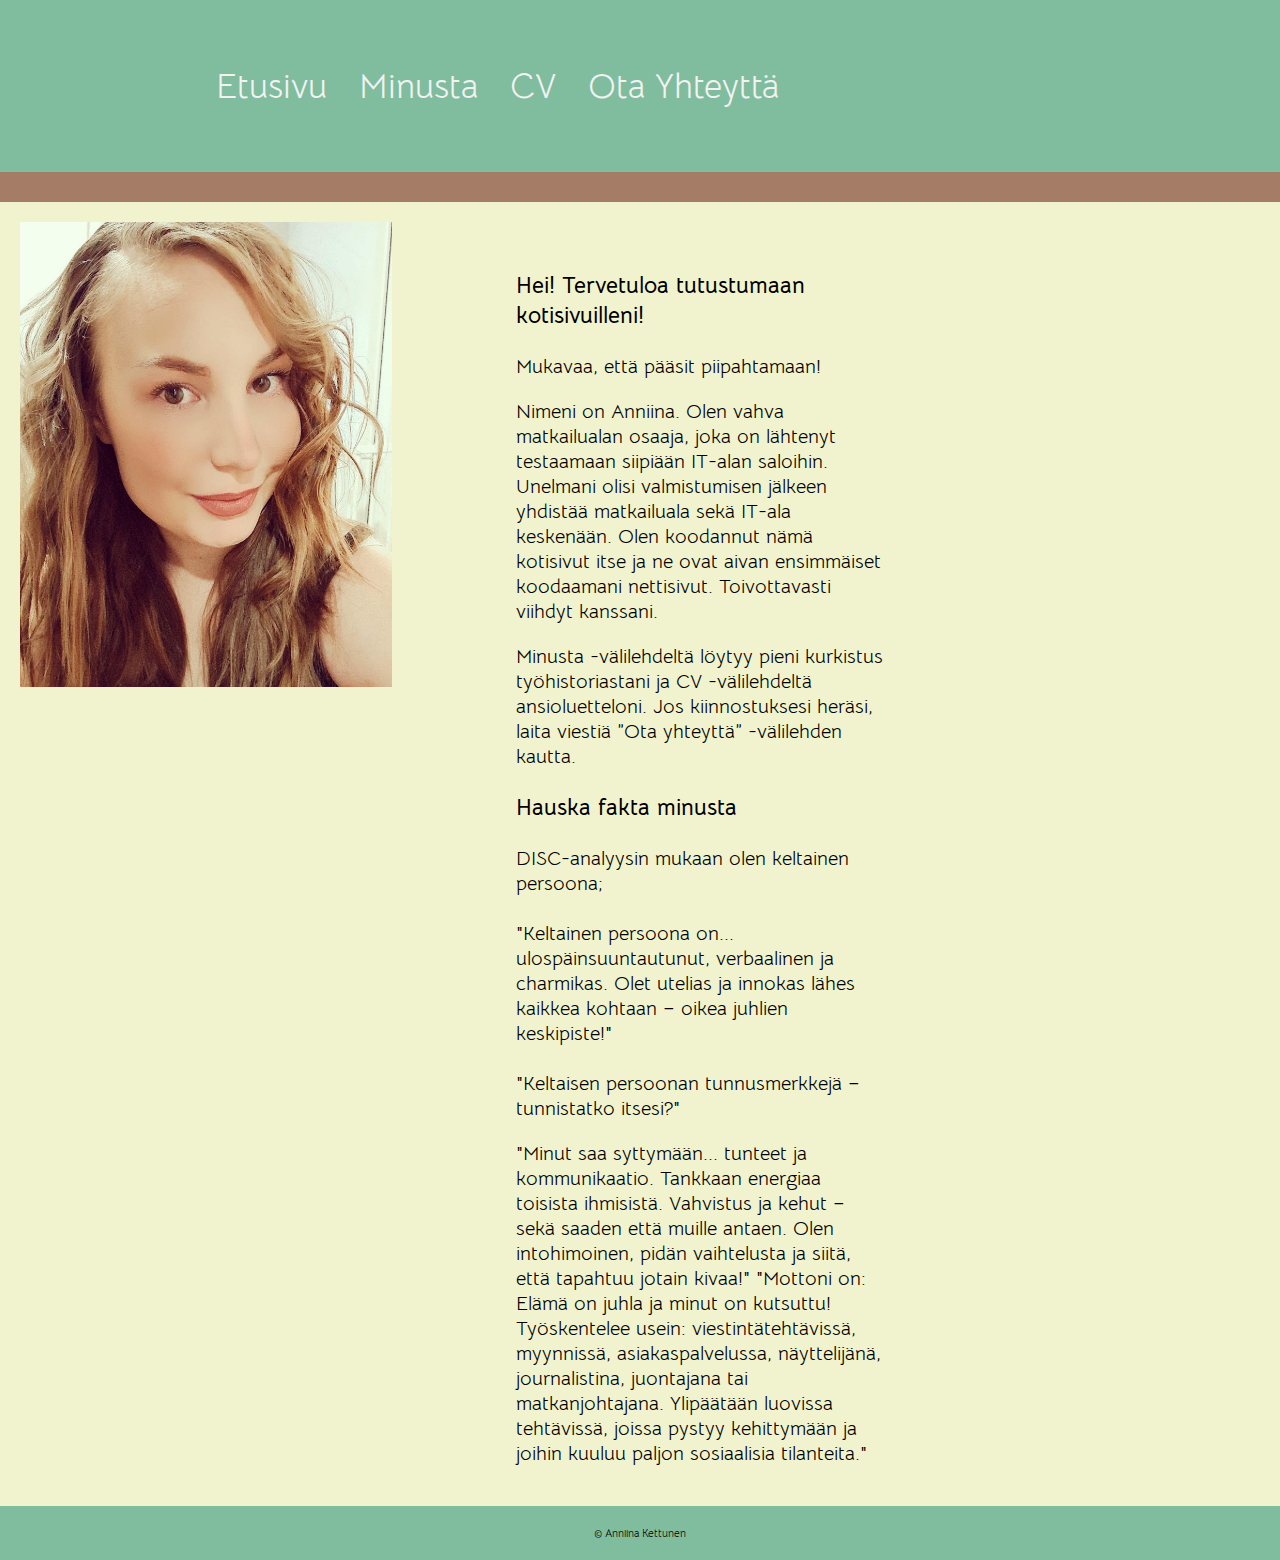
<file: index.html>
<!DOCTYPE html>
<html lang="fi">
    <head>
    <meta charset="UTF-8">
    <meta name="viewport" content="width=device-width, initial-scale=1.0">
    <title>Minusta</title>
    <meta name="description" content="Tervetuloa tutustumaan Anniina Kettusen kotisivuihin. Anniina on vahva matkailualan osaaja, joka on lähtenyt testaamaan siipiään IT-alan saloihin.">

    <link rel="stylesheet" href="style.css">
</head>

<body>
    <div class="header">

        <div><a href="index.html">Etusivu</a> <a href="aboutme.html">Minusta</a> <a href="cv.html">CV</a> <a
                href="contact.html">Ota Yhteyttä</a></div>

    </div>

   <header>
        <br>
    </header>

    <div>
        <div id="container-div" class="content">
            <img src="./1.JPG" alt="kuva">

            <div id="etusivu-text">

                <br>

                <h3>Hei! Tervetuloa tutustumaan kotisivuilleni!</h3>

                <p>Mukavaa, että pääsit piipahtamaan!</p>

               <p> Nimeni on Anniina. Olen vahva matkailualan osaaja, joka on lähtenyt testaamaan siipiään IT-alan
                saloihin.
                Unelmani olisi valmistumisen jälkeen yhdistää matkailuala sekä IT-ala keskenään.
                Olen koodannut nämä kotisivut itse ja ne ovat aivan ensimmäiset koodaamani nettisivut. Toivottavasti
                viihdyt
                kanssani.</p>
                
                <p>Minusta -välilehdeltä löytyy pieni kurkistus työhistoriastani ja CV -välilehdeltä ansioluetteloni. Jos
                kiinnostuksesi heräsi, laita viestiä ”Ota yhteyttä” -välilehden kautta.</p>

                <h3>Hauska fakta minusta</h3>

               <p> DISC-analyysin mukaan olen keltainen persoona;
                <br><br>
                "Keltainen persoona on...
                ulospäinsuuntautunut, verbaalinen ja charmikas. Olet utelias ja innokas lähes kaikkea kohtaan – oikea
                juhlien keskipiste!"
                <br><br>
                "Keltaisen persoonan tunnusmerkkejä – tunnistatko itsesi?"</p>

                <p>"Minut saa syttymään... tunteet ja kommunikaatio. Tankkaan energiaa toisista ihmisistä. Vahvistus ja
                kehut –
                sekä saaden että muille antaen. Olen intohimoinen, pidän vaihtelusta ja siitä, että tapahtuu jotain
                kivaa!"
                
                "Mottoni on: Elämä on juhla ja minut on kutsuttu!
                Työskentelee usein: viestintätehtävissä, myynnissä, asiakaspalvelussa, näyttelijänä, journalistina,
                juontajana tai matkanjohtajana. Ylipäätään luovissa tehtävissä, joissa pystyy kehittymään ja joihin
                kuuluu
                paljon sosiaalisia tilanteita."</p>
            </div>


        </div>
    </div>




    
    <footer>
        <p>© Anniina Kettunen </p>

    </footer>

</body>

</html>
</file>
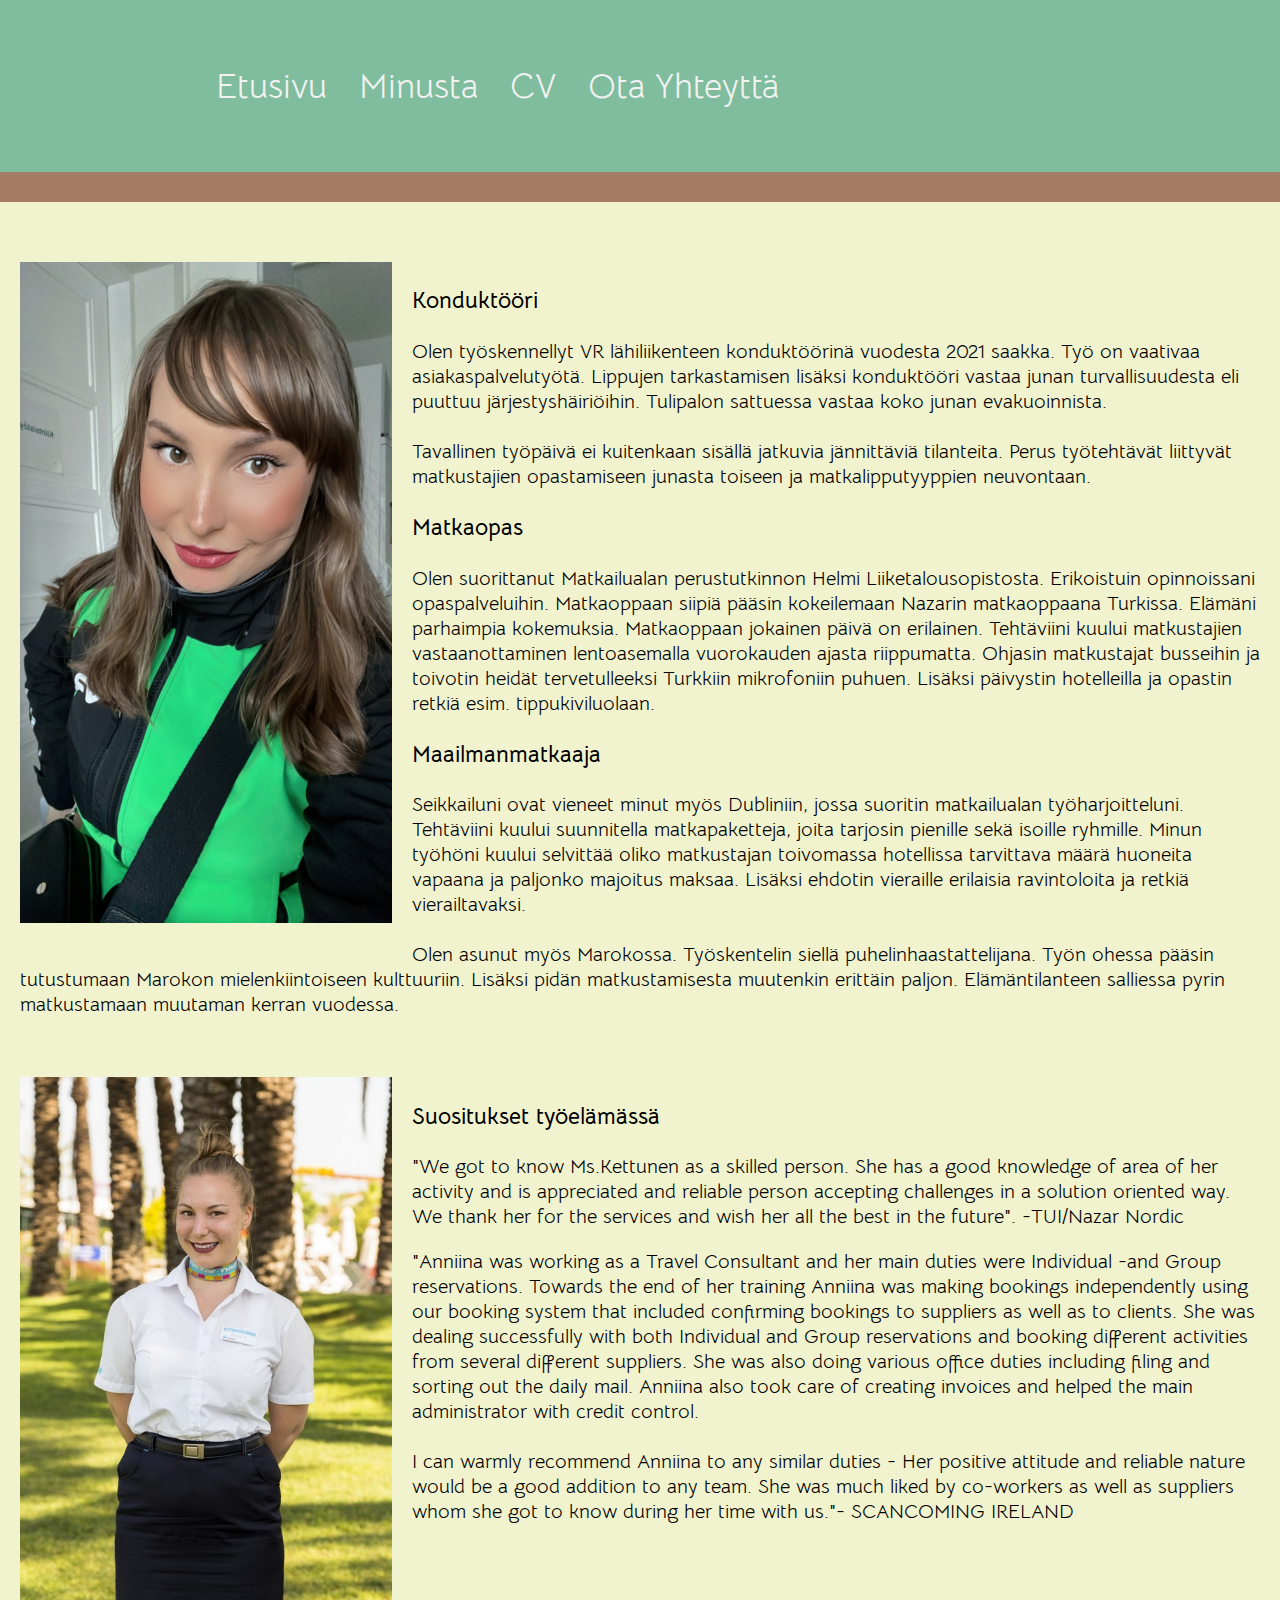
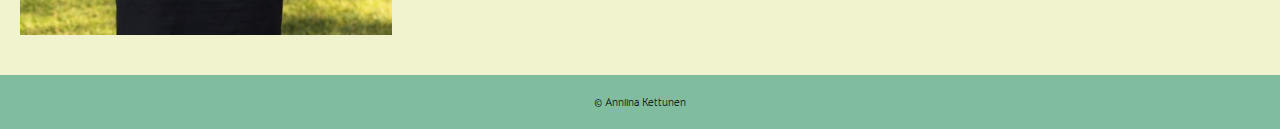
<file: aboutme.html>
<!DOCTYPE html>
<html lang="fi">

<head>
    <meta charset="UTF-8">
    <meta name="viewport" content="width=device-width, initial-scale=1.0">
    <title>Minusta - Anniina Kettunen</title>
    <meta name="description" content="Tutustu Anniina Kettuseen ja hänen työkokemukseensa matkailualalta, kuten konduktöörinä ja matkaoppaana. Lue suositukset työelämässä.">
    <link rel="stylesheet" href="style.css">
</head>

<body>
    <div class="header">

        <div><a href="index.html">Etusivu</a> <a href="aboutme.html">Minusta</a> <a href="cv.html">CV</a> <a
                href="contact.html">Ota Yhteyttä</a></div>

    </div>

     <header>
        <br>
    </header>

    <div>
        <p class="content">
        <div class="content">
            <img src="./3.JPG" alt="kuva">
            <h3>Konduktööri</h3>
            
            <p> Olen työskennellyt VR lähiliikenteen konduktöörinä vuodesta 2021 saakka. Työ on vaativaa
                asiakaspalvelutyötä.
                Lippujen tarkastamisen lisäksi konduktööri vastaa junan turvallisuudesta eli puuttuu
                järjestyshäiriöihin.
                Tulipalon sattuessa vastaa koko junan evakuoinnista.
                <br><br>
                Tavallinen työpäivä ei kuitenkaan sisällä jatkuvia jännittäviä tilanteita.
                Perus työtehtävät liittyvät matkustajien opastamiseen junasta toiseen ja matkalipputyyppien neuvontaan.</p>

                   <h3>Matkaopas</h3>

            <p> Olen suorittanut Matkailualan perustutkinnon Helmi Liiketalousopistosta. Erikoistuin opinnoissani
                opaspalveluihin.
                Matkaoppaan siipiä pääsin kokeilemaan Nazarin matkaoppaana Turkissa. Elämäni parhaimpia kokemuksia.
                Matkaoppaan jokainen päivä on erilainen.
                Tehtäviini kuului matkustajien vastaanottaminen lentoasemalla vuorokauden ajasta riippumatta. Ohjasin
                matkustajat busseihin
                ja toivotin heidät tervetulleeksi Turkkiin mikrofoniin puhuen. Lisäksi päivystin hotelleilla ja opastin
                retkiä esim. tippukiviluolaan.</p>

                <h3>Maailmanmatkaaja</h3>
            <p> Seikkailuni ovat vieneet minut myös Dubliniin, jossa suoritin matkailualan työharjoitteluni. Tehtäviini
                kuului suunnitella matkapaketteja,
                joita tarjosin pienille sekä isoille ryhmille. Minun työhöni kuului selvittää oliko matkustajan
                toivomassa hotellissa tarvittava määrä huoneita vapaana
                ja paljonko majoitus maksaa. Lisäksi ehdotin vieraille erilaisia ravintoloita ja retkiä vierailtavaksi.
                <br><br>

                Olen asunut myös Marokossa. Työskentelin siellä puhelinhaastattelijana. Työn ohessa pääsin tutustumaan
                Marokon mielenkiintoiseen
                kulttuuriin. Lisäksi pidän matkustamisesta muutenkin erittäin paljon. Elämäntilanteen salliessa pyrin
                matkustamaan muutaman kerran vuodessa. </p>
        </div>

        <div class="content">
            <img src="./5.JPG" alt="kuva">
         
                <h3>Suositukset työelämässä </h3>
 <p lang="en"> "We got to know Ms.Kettunen as a skilled person. She has a good knowledge of area of her activity
                and is appreciated and reliable person accepting challenges in a solution oriented way. 

                We thank her for the services and wish her all the best in the future". -TUI/Nazar Nordic</p>
                
    <p lang="en"> 
                "Anniina was working as a Travel Consultant and her main duties were Individual -and Group reservations. Towards the end of her training Anniina was making bookings independently using our
                booking system that included confirming bookings to suppliers as well as to clients. She was dealing successfully with both Individual  and Group reservations and booking different activities
                from several different suppliers. She was also doing various office duties including filing and sorting out the daily mail. Anniina also took care of creating invoices and helped the main 
                administrator with credit control. 
                <br><br>
                I can warmly recommend Anniina to any similar duties - Her positive attitude and reliable nature would be a good addition to any team. She was much liked by co-workers as well as suppliers
                whom she got to know during her time with us."- SCANCOMING IRELAND</p>

        
        </div>


    </div>

  
    <footer>
        <p>© Anniina Kettunen </p>

    </footer>

</body>

</html>
</file>
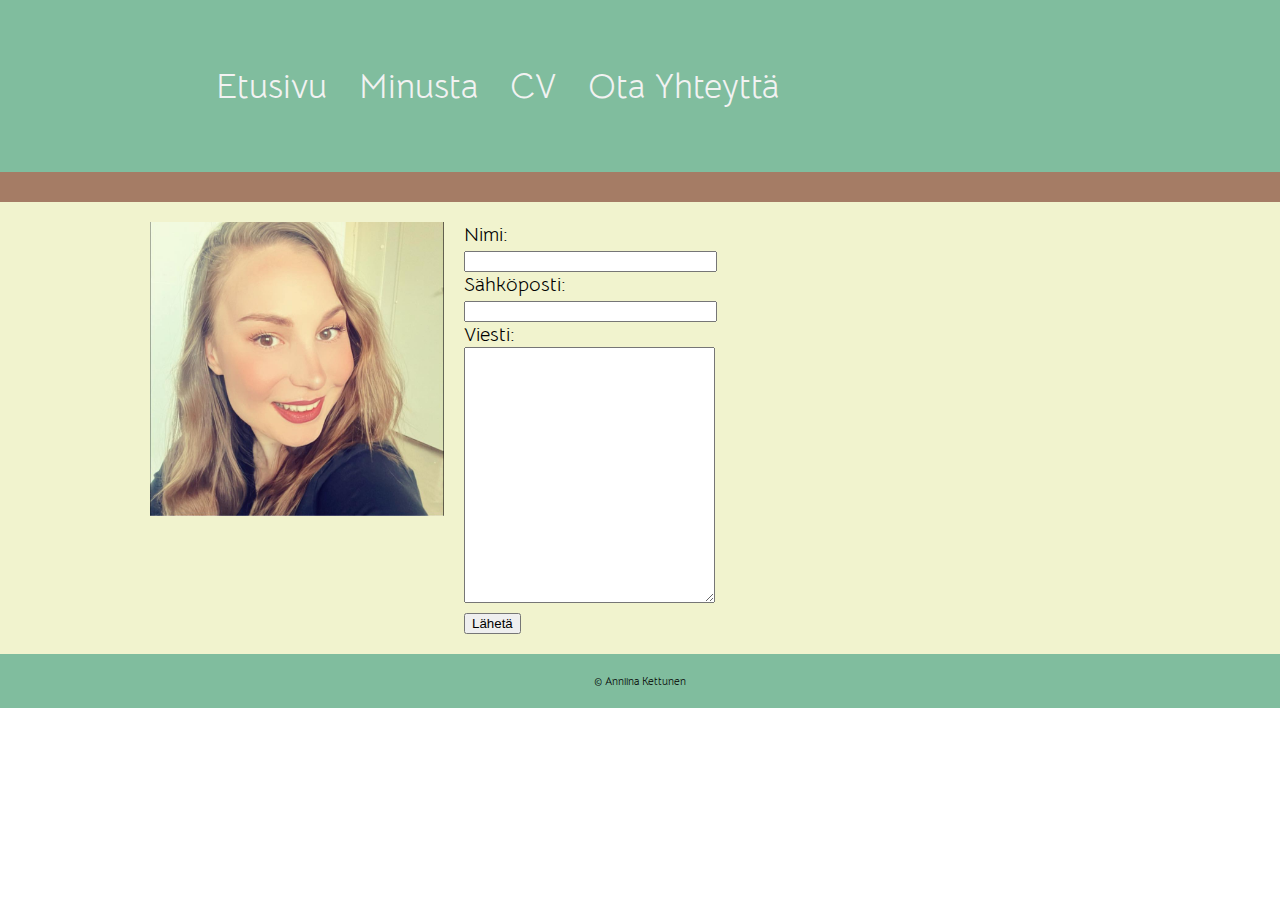
<file: contact.html>
<!DOCTYPE html>
<html lang="fi">

<head>
    <meta charset="UTF-8">
    <meta name="viewport" content="width=device-width, initial-scale=1.0">
    <title>Ota Yhteyttä</title>
    <meta name="description" content="Ota yhteyttä Anniina Kettuseen. Täytä lomake ja lähetä viesti suoraan Anniinalle.">
    <link rel="stylesheet" href="style.css">
    <style>
        /* Lisäämme tyylit vain contactme.html -sivulle */
        @media (min-width: 1025px) {
            .content {
                display: flex;
                justify-content: center;
                align-items: flex-start;
                /* Asetetaan elementit ylös */
                flex-wrap: wrap;
                /* Mahdollistetaan elementtien kääriytyminen riville */
            }

            */ .image-container {
                width: 75%;
                /* Täyttää leveän tilan */
            }

            .image-container img {
                width: 100%;
                /* Täyttää koko tilan */
            }

            #form {
                float: left;
                width: 25%;
                height: 100%;
            }

            #name {
                width: 100%;
            }

            #email {
                width: 100%;
            }

            #message {
                width: 100%;
                height: 250px;
            }
        }

        @media (max-width: 1024px) {
            .content {
                display: flex;
                justify-content: center;
                align-items: flex-start;
                /* Asetetaan elementit ylös */
                flex-wrap: wrap;
                /* Mahdollistetaan elementtien kääriytyminen riville */
            }

            */ .image-container {
                width: 25%;
                /* Täyttää leveän tilan */
            }

            .image-container img {
                width: 50%;
                /* Täyttää koko tilan */
            }

            #form {
                float: left;
                width: 45%;
                height: 100%;
            }

            #name {
                width: 100%;
            }

            #email {
                width: 100%;
            }

            #message {
                width: 100%;
                height: 250px;
            }
        }

        @media (max-width: 650px) {
            .content {
                justify-content: center;
                align-items: flex-start;
                /* Asetetaan elementit ylös */
                flex-wrap: wrap;
                /* Mahdollistetaan elementtien kääriytyminen riville */
            }

            */ .image-container {
                width: 15%;
                /* Täyttää leveän tilan */
            }

            .image-container img {
                width: 50%;
                /* Täyttää koko tilan */
            }

            #form {
                float: left;
                width: 100%;
                height: 100%;
            }

            #name {
                width: 100%;
            }

            #email {
                width: 100%;
            }

            #message {
                width: 100%;
                height: 250px;
            }
        }
    </style>
</head>

<body>
    <div class="header">

        <div><a href="index.html">Etusivu</a> <a href="aboutme.html">Minusta</a> <a href="cv.html">CV</a> <a
                href="contact.html">Ota Yhteyttä</a></div>

    </div>
     <header>
        <br>
    </header>
    <div class="content">

        <div id="data">
            <div class="image-container">
                <img src="./6.jpg" alt="Kuva">
            </div>
            <div id="form"">
                <form action=" mailto:anniina.kettunen@gmail.com" method="post" enctype="text/plain">
                <label for="name">Nimi:</label><br>
                <input type="text" id="name" name="name" required><br>
                <label for="email">Sähköposti:</label><br>
                <input type="email" id="email" name="email" required><br>
                <label for="message">Viesti:</label><br>
                <textarea id="message" name="message" rows="4" required></textarea><br>
                <input type="submit" value="Lähetä">
                </form>
            </div>
        </div>
    </div>
   
    <footer>
        <p>© Anniina Kettunen </p>

    </footer>
</body>

</html>
</file>
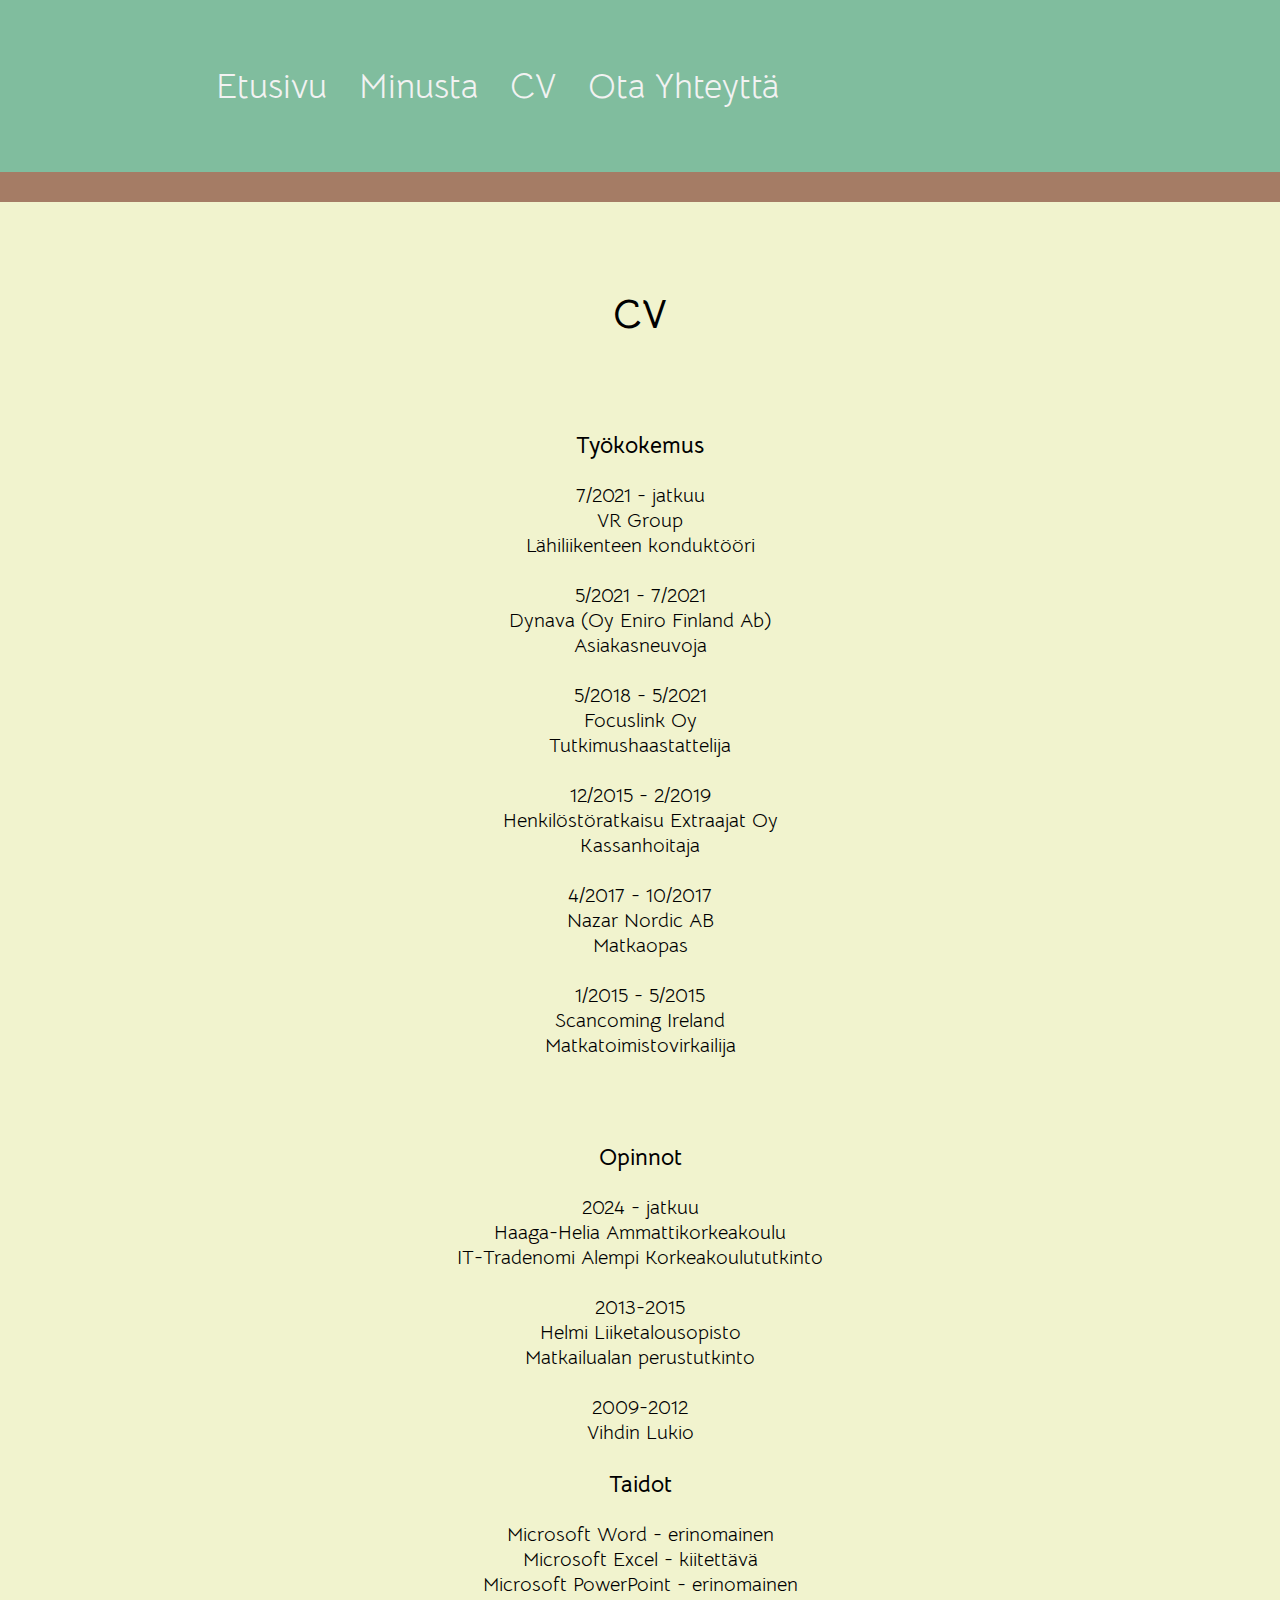
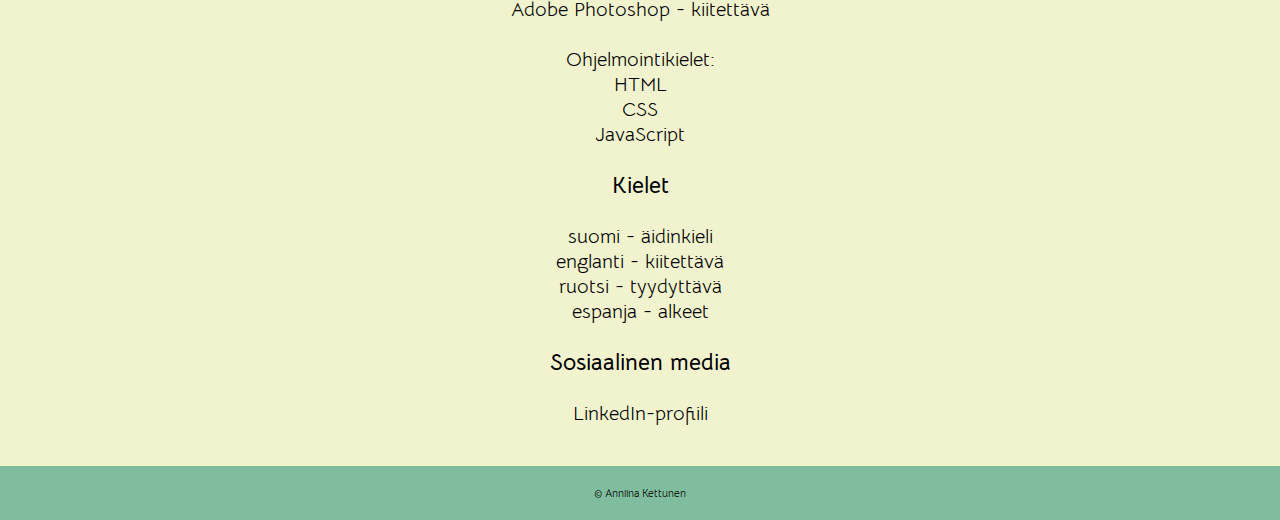
<file: cv.html>
<!DOCTYPE html>
<html lang="fi">
<head>
    <meta charset="UTF-8">
    <meta name="viewport" content="width=device-width, initial-scale=1.0">
    <title>CV - Anniina Kettunen</title>
    <meta name="description" content="Anniina Kettusen CV. Tutustu Anniinan työkokemukseen, opintoihin, taitoihin ja sosiaalisen median profiiliin.">
    <link rel="stylesheet" href="style.css">
    
</head>
<body>
    <div class="header">

        <div><a href="index.html">Etusivu</a> <a href="aboutme.html">Minusta</a> <a href="cv.html">CV</a> <a
                href="contact.html">Ota Yhteyttä</a></div>

    </div>

     <header>
        <br>
    </header>

    <p class="content">
        <div class="content">
            
            <h1 style="text-align: center;">CV</h1>
            
        </div>

        <div class="content">
            
            <h3 style="text-align: center;">Työkokemus</h3>
            <p style="text-align: center;">
            7/2021 - jatkuu <br>
            VR Group <br>
            Lähiliikenteen konduktööri 
            <br><br>

            5/2021 - 7/2021 <br>
            Dynava (Oy Eniro Finland Ab) <br>
            Asiakasneuvoja
            <br><br>

            5/2018 - 5/2021 <br>
            Focuslink Oy <br>
            Tutkimushaastattelija 
            <br><br>

            12/2015 - 2/2019 <br>
            Henkilöstöratkaisu Extraajat Oy <br>
            Kassanhoitaja
            <br><br>
            4/2017 - 10/2017<br>
            Nazar Nordic AB <br>
            Matkaopas
            <br><br>
            1/2015 - 5/2015<br>
            Scancoming Ireland<br>
            Matkatoimistovirkailija

            
            </p>
                
            </p></div>

        <div class="content">
            
            <h3 style="text-align: center;">Opinnot</h3>
            <p style="text-align: center;">
                2024 - jatkuu <br>
                Haaga-Helia Ammattikorkeakoulu <br>
                IT-Tradenomi Alempi Korkeakoulututkinto
                <br><br>
                2013-2015 <br>
                Helmi Liiketalousopisto <br>
                Matkailualan perustutkinto
                <br><br>
                2009-2012<br>
                Vihdin Lukio
            </p>

            <h3 style="text-align: center;">Taidot</h3>
            <p style="text-align: center;">
            Microsoft Word - erinomainen <br>
            Microsoft Excel - kiitettävä <br>
            Microsoft PowerPoint - erinomainen <br>
            Adobe Photoshop - kiitettävä
            <br><br>
            Ohjelmointikielet: <br>
            HTML <br>
            CSS <br>
            JavaScript
            
            </p>

            <h3 style="text-align: center;">Kielet</h3>
            <p style="text-align: center;">
            suomi - äidinkieli <br>
            englanti - kiitettävä <br>
            ruotsi - tyydyttävä <br>
            espanja - alkeet <br>
            </p>

            <h3 style="text-align: center;">Sosiaalinen media</h3>
            <p style="text-align: center;">
                <a href="https://www.linkedin.com/in/anniina-kettunen-9318a9104/" target="_blank">LinkedIn-profiili</a>
            </p>

            
        </div>


    
    <footer>
        <p>© Anniina Kettunen </p>

    </footer>

</body>

</html>
</file>
<file: style.css>
@import url('https://fonts.googleapis.com/css2?family=Antic&family=Bellota+Text:ital,wght@0,300;0,400;0,700;1,300;1,400;1,700&family=Comfortaa:wght@300..700&family=Forum&family=Montserrat+Alternates:ital,wght@0,100;0,200;0,300;0,400;0,500;0,600;0,700;0,800;0,900;1,100;1,200;1,300;1,400;1,500;1,600;1,700;1,800;1,900&family=Prata&display=swap');
html,
body {
    margin: 0;
    padding: 0;
    font-family: "Bellota Text", sans-serif;
}

.header {
    background-color: #80BD9E;
    width: 100%;
    margin: 0 auto;
    /* Keskitä header */
    padding: 20px;
    box-sizing: border-box;
}

.header {
    font-size: 30px;
    text-align: center;
    color: black;
    padding: 25px 0px;
    margin: 0;
}

.header div {
    overflow: hidden;
}

.header div a {
    float: left;
    display: block;
    color: #f2f2f2;
    text-align: center;
    padding: 14px 16px;
    text-decoration: none;
}

.header div a:hover {
    color: #F4E285;
}

header {
    padding: 5px 150px;
    text-align: center;
    background-color: #A57C65;
    margin: 0 auto;
    /* Keskitä header2 */
    max-width: auto;
}

.content {
    width: 100%;
    /* Vähennä padding molemmilta puolilta */
    margin: 0 auto;
    padding: 20px;
    font-size: 17px;
    background-color: #F1F3CE;
    box-sizing: border-box;
    overflow: hidden;
    margin-bottom: 0;
    /* Lisää alapuolen margin nollaksi */
    text-align: left;
    /* Tekstin keskitys */
    z-index: 2;
}

.content img {
    max-width: 100%;
    height: auto;
    float: left;
    margin-right: 20px;
    margin-bottom: 20px;
}

.content .text {
    width: calc(50% - 20px);
}

#container-div img {
    width: 40%;
    height: auto;
    float: left;
    margin-right: 20px;
    margin-bottom: 20px;
}

#etusivu-text {
    text-align: left; /* Asettaa tekstin vasemmalle */
    text-indent: 0; /* Nollaa tekstinsisennyksen */
    margin-left: 0; /* Nollaa vasemman marginaalin */
}

footer {
    background-color: #80BD9E;
    width: calc(100% - 40px);
    padding: 20px;
    margin: 0 auto;
    clear: both;
    /* Poistaa floatien vaikutuksen */
    position: static;
    /* Muutetaan position staticiksi */

}

footer p {
    text-align: center;
    font-size: 11px;
    margin: 0px;
}

a {
    text-decoration: none;
    color: black;
}

a:hover {
    color: #F4A259;
    /* Vaihtaa linkin värin, kun hiiri on linkin päällä */
}



@media only screen and (min-width: 480px) and (max-width: 650px) {
    .content {
        width: auto;
        text-align: left;
    }

    .content img {
        max-width: 50%;
        width: auto;
        height: auto !important;
        float: center;
        margin: 0 auto;
        margin-right: 20px;
        margin-bottom: 20px;
    }

    .header {
        width: 100%;
    }

    .header div a {
        float: left; 
        display: block;
        color: #f2f2f2;
        text-align: center;
        padding: 12px 14px;
        text-decoration: none;
    }

    .header div {
        width: 100%;
        overflow: hidden;
    }

    .header div a {
        width: 100%;
        float: none;
    }

}

@media only screen and (min-width: 100px) and (max-width: 480px) {
    .content {
        width: auto;
        text-align: left;
    }

    .content img {
        width: 100% ! important;
        height: auto !important;
        margin: 0 auto;
        margin-right: 20px;
        margin-bottom: 20px;
    }

    .header {
        width: 100%;
    }

    .header div a {
        padding: 25px 0;
        font-size: 35px;
        text-align: center;
    }

    .header div {
        overflow: hidden;
    }

    .header div a {
        width: 100%;
        float: none;
    }

}

@media only screen and (min-width: 650px) and (max-width: 1025px) {
    .content {
        width: auto;
    }

    .content img {
        max-width: 50%;
        width: 50%;
        height: auto;
        float: left;
        margin-right: 20px;
        margin-bottom: 20px;
    }

    .content p {
        float: center;
    }

    .header {
        width: 100%;
    }

    .header {
        padding: 25px 150px 25px 15px;
        font-size: 25px;
    }


}

@media only screen and (min-width: 1025px) {
    .content {
        width: auto;
        font-size: 20px;
    }

    .content img {
        max-width: 30%;
        width: 30%;
        height: auto !important;
        float: left;
        margin-right: 20px;
        margin-bottom: 20px;
    }

    .header {
        font-size: 35px;
        padding: 50px 200px;
    }

    .header2 {
        padding: 10px 200px;
    }

    #etusivu-text {
        margin-left: 40%;
        margin-right: 30%;
    }


}
</file>
